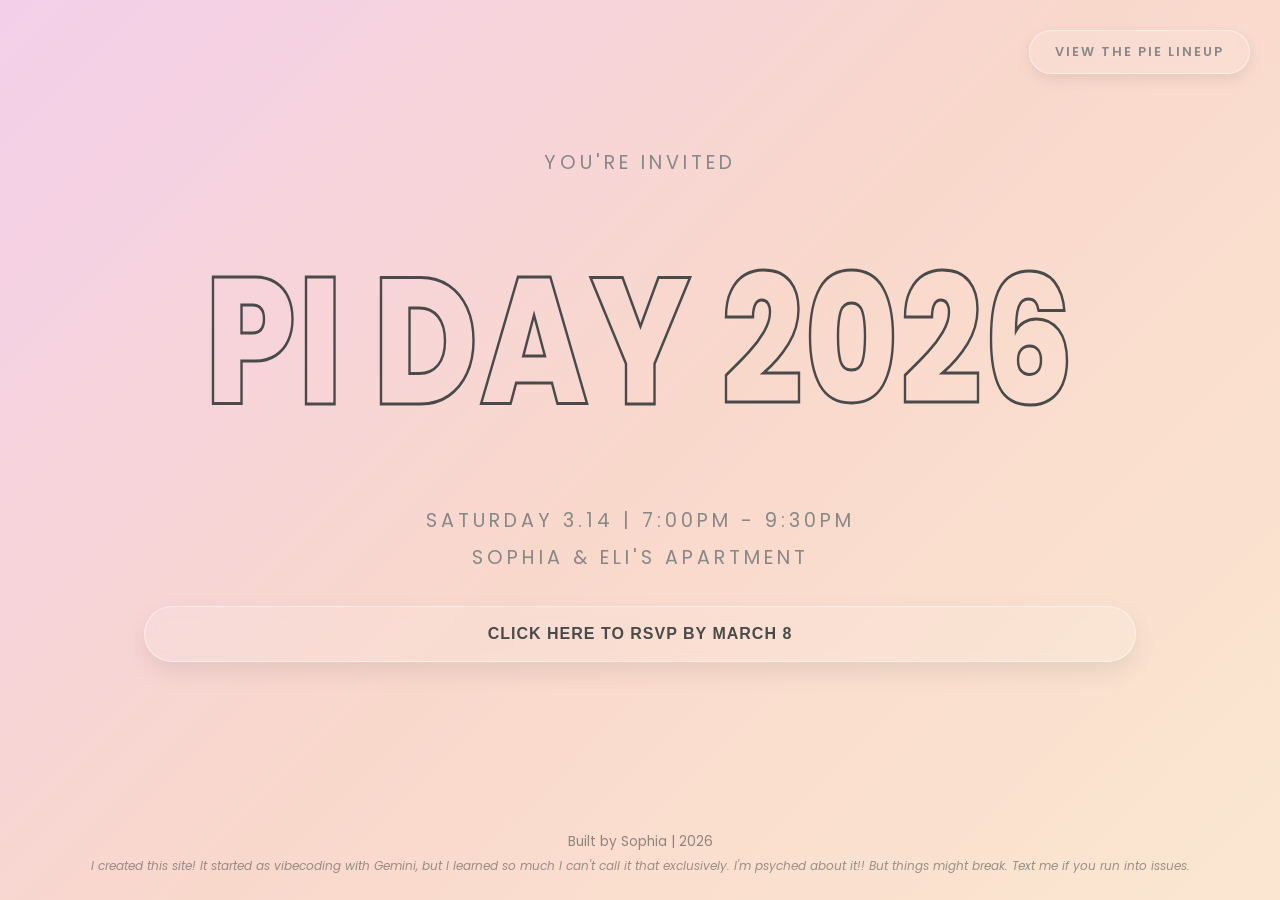
<file: index.html>
<!DOCTYPE html>
<html lang="en">

<head>
    <meta charset="UTF-8">
    <meta name="robots" content="noindex, nofollow">
    <meta name="viewport" content="width=device-width, initial-scale=1.0">
    <title>Pi Day 2026 Invitation</title>
    <link href="https://fonts.googleapis.com/css2?family=Poppins:wght@300;400;600;700&display=swap" rel="stylesheet">
    <link rel="stylesheet" href="style.css">
</head>

<body>
    <nav class="top-nav">
        <a href="pie-info.html" class="nav-button">View the Pie Lineup</a>
    </nav>

    <header class="hero-section">
        <p>You're invited</p>
        <h1>Pi Day 2026</h1>
        <p>Saturday 3.14 | 7:00pm - 9:30pm</p>
        <p>Sophia & Eli's Apartment</p>
        <button class="rsvp-button" id="open-rsvp-btn" onclick="toggleRSVP()">Click here to RSVP by March 8</button>
    </header>


    <div class="container hidden" id="main-form">
        <div class="section">
            <h2>Please RSVP by March 8!</h2>
            <h3>You can still come if you RSVP later, it's to help me plan pies. Event details: show up whenever, chat with friends and strangers, play with my dog Emmi, eat pie. No need to bring anything but yourself (and a friend if you want)!</h3>

            <div class="form-group">
                <label for="name">Who are you?</label>
                <input type="text" id="name" placeholder="Your name" required>
            </div>

            <div class="form-group">
                <label>Are you coming?</label>
                <div class="radio-group">
                    <label class="custom-radio">
                        <input type="radio" name="attending" value="yes">
                        <span class="radio-tile">Yes!</span>
                    </label>
                    <label class="custom-radio">
                        <input type="radio" name="attending" value="maybe">
                        <span class="radio-tile">Still figuring it out.</span>
                    </label>
                    <label class="custom-radio">
                        <input type="radio" name="attending" value="no">
                        <span class="radio-tile">No 😭</span>
                    </label>
                </div>
            </div>

            <div class="form-group">
                <label for="name">Any allergies, or anything else you want me to know?</label>
                <p class="sublabel">
                    Please mention any allergies! If you <em>want</em> to bring a pie, you're welcome to (though we'll have plenty); let me know if you are.
                </p>
                <textarea id="notes" placeholder="Dietary restrictions? Thoughts about pi? Hopes and dreams?"
                    rows="3"></textarea>
            </div>

            <div class="section">
                <h2>Vote For Your Top 3 Pies!</h2>
                <div class="form-group">
                    <p>
                        I'm making pies based on the number of attendees, so not all will necessarily be made! Please vote by tapping your top three pies to rank them (1st, 2nd, and 3rd). Tap a ranked pie to remove it. View details about the pies
                        <a href="pie-info.html">here.</a>
                    </p>
                </div>

                <div id="pie-pool" class="pool-zone">
                    <div class="pie-vote-card" id="sweet-potato-pie">🍠 Sweet Potato Pie</div>
                    <div class="pie-vote-card" id="secret-green-pie">🟢 Secret Green Pie</div>
                    <div class="pie-vote-card" id="berry-pie-bars">🫐🍓 Berry Pie Bars</div>
                    <div class="pie-vote-card" id="key-lime-pie">🍋‍🟩 Key Lime Pie</div>
                    <div class="pie-vote-card" id="nutmeg-maple-cream-pie">🍁Nutmeg Maple Cream Pie</div>
                    <div class="pie-vote-card" id="vegan-chocolate-pudding-pie">🍫 Vegan Chocolate Pudding Pie</div>
                </div>

                <div class="ranking-board">
                    <div class="rank-slot">
                        <span>1st Choice</span>
                        <div id="slot-1" class="drop-zone">
                        </div>
                    </div>
                    <div class="rank-slot">
                        <span>2nd Choice</span>
                        <div id="slot-2" class="drop-zone"></div>
                    </div>
                    <div class="rank-slot">
                        <span>3rd Choice</span>
                        <div id="slot-3" class="drop-zone"></div>
                    </div>
                </div>
            </div>

            <button class="rsvp-button" onclick="submitEverything()">Submit RSVP & Votes</button>
            <div>
                <h3>It'll take a few seconds after you press submit! Please do not refresh until you see the
                    confirmation page.</h3>
            </div>
        </div>
    </div>

    <div class="container hidden" id="results-screen">
        <div class="section" id="results-screen">
            <h2>🎉 Thanks for RSVPing! 🎉</h2>
            <p>Your vote has been cast. You can't edit your response, but you can RSVP again if you made a mistake or want to change something. 🙂</p>
            <div class="button-container">
                <a href="pie-info.html" class="primary-button">View Current Pie Rankings</a>
            </div>
        </div>
    </div>

    <script src="script.js"></script>

    <footer class="site-footer">
        <p>Built by Sophia | 2026</p>
        <p class="disclaimer">I created this site! It started as vibecoding with Gemini,
            but I learned so much I can't call it that exclusively. I'm psyched about it!! But things might
            break. Text me if you run into issues.</p>
    </footer>
</body>

</html>
</file>
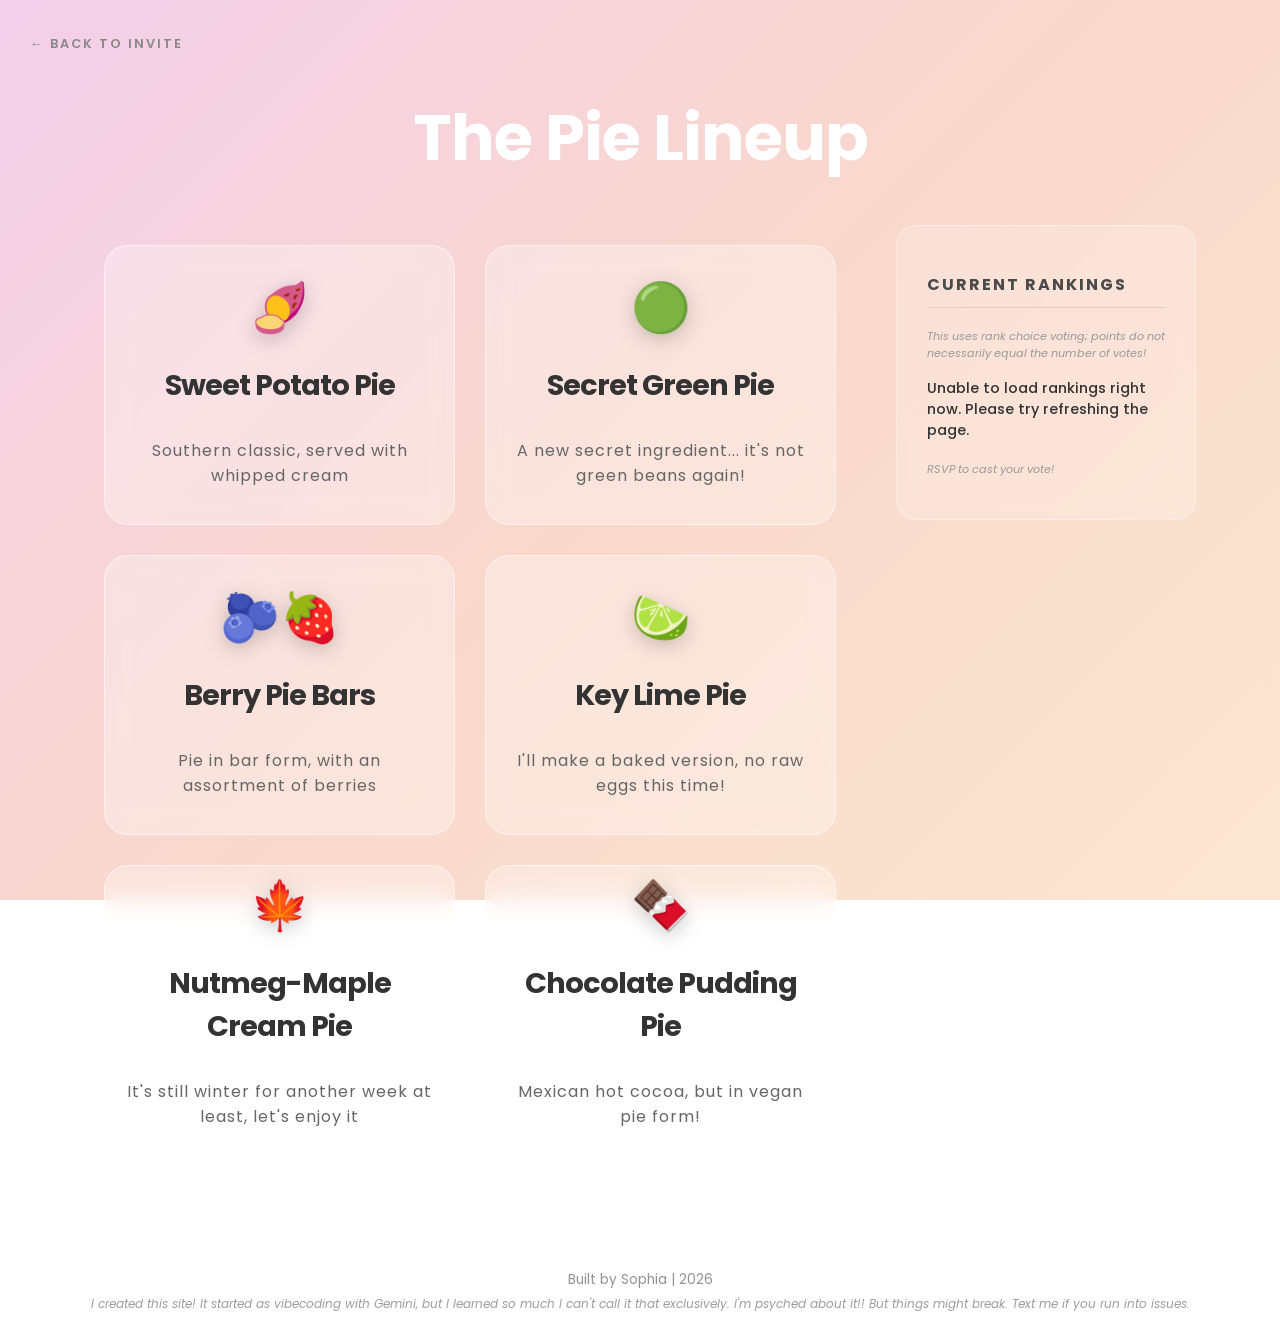
<file: pie-info.html>
<!DOCTYPE html>
<html lang="en">

<head>
    <meta charset="UTF-8">
    <meta name="robots" content="noindex, nofollow">
    <meta name="viewport" content="width=device-width, initial-scale=1.0, maximum-scale=1.0, user-scalable=no">
    <title>Pi Day 2026 Invitation</title>
    <link href="https://fonts.googleapis.com/css2?family=Poppins:wght@300;400;600;700&display=swap" rel="stylesheet">
    <link rel="stylesheet" href="style.css">
</head>

<body>
    <nav class="top-nav nav-left">
        <a href="index.html">← Back to Invite</a>
    </nav>

    <div class="pie-page-wrapper">

        <h1 class="hero-section h1" style="font-size: 4rem; margin-top: -30px; margin-bottom: 0px;">The Pie Lineup</h1>

        <div class="main-content-wrapper">
            <div class="pie-grid">

                <div class="pie-info-card">
                    <div class="card-inner">
                        <div class="card-front">
                            <span class="pie-emoji">🍠</span>
                            <h3>Sweet Potato Pie</h3>
                            <p class="tagline">Southern classic, served with whipped cream</p>
                        </div>
                        <div class="card-back">
                            <h4>Ingredients</h4>
                            <ul>
                                <li>Sweet potatoes</li>
                                <li>Minimal dairy</li>
                                <li>Standard pie crust</li>
                            </ul>
                            <p class="recipe-link">
                                Modified from <a href="https://cooking.nytimes.com/recipes/251-sweet-potato-pie"
                                    target="_blank">NYTimes</a>
                            </p>
                        </div>
                    </div>
                </div>

                <div class="pie-info-card">
                    <div class="card-inner">
                        <div class="card-front">
                            <span class="pie-emoji">🟢</span>
                            <h3>Secret Green Pie</h3>
                            <p class="tagline">A new secret ingredient... it's not green beans again!</p>
                        </div>
                        <div class="card-back">
                            <h4>Ingredients</h4>
                            <ul>
                                <li>Mystery green</li>
                                <li>Contains dairy</li>
                                <li>Standard pie crust</li>
                            </ul>
                            <p class="recipe-link">
                                Modified from <a
                                    href="https://www.verybestbaking.com/libbys/recipes/libby-s-famous-pumpkin-pie/"
                                    target="_blank">Libby's</a>
                            </p>
                        </div>
                    </div>
                </div>

                <div class="pie-info-card">
                    <div class="card-inner">
                        <div class="card-front">
                            <span class="pie-emoji">🫐🍓</span>
                            <h3>Berry Pie Bars</h3>
                            <p class="tagline">Pie in bar form, with an assortment of berries</p>
                        </div>
                        <div class="card-back">
                            <h4>Ingredients</h4>
                            <ul>
                                <li>Berries, type TBD</li>
                                <li>Shortbread crust and crumble</li>
                            </ul>
                            <p class="recipe-link">
                                Modified from <a href="https://cooking.nytimes.com/recipes/1019476-blueberry-pie-bars"
                                    target="_blank">NYTimes</a>
                            </p>
                        </div>
                    </div>
                </div>

                <div class="pie-info-card">
                    <div class="card-inner">
                        <div class="card-front">
                            <span class="pie-emoji">🍋‍🟩</span>
                            <h3>Key Lime Pie</h3>
                            <p class="tagline">I'll make a baked version, no raw eggs this time!</p>
                        </div>
                        <div class="card-back">
                            <h4>Ingredients</h4>
                            <ul>
                                <li>Lime juice</li>
                                <li>Contains dairy</li>
                                <li>Graham cracker crust</li>
                            </ul>
                            <p class="recipe-link">
                                Modified from <a href="https://cooking.nytimes.com/recipes/1014850-frozen-key-lime-pie"
                                    target="_blank">NYTimes</a>
                            </p>
                        </div>
                    </div>
                </div>

                <div class="pie-info-card">
                    <div class="card-inner">
                        <div class="card-front">
                            <span class="pie-emoji">🍁</span>
                            <h3>Nutmeg-Maple Cream Pie</h3>
                            <p class="tagline">It's still winter for another week at least, let's enjoy it</p>
                        </div>
                        <div class="card-back">
                            <h4>Ingredients</h4>
                            <ul>
                                <li>Nutmeg</li>
                                <li>Maple syrup</li>
                                <li>Contains dairy</li>
                                <li>Standard pie crust</li>
                            </ul>
                            <p class="recipe-link">
                                Modified from <a href="https://cooking.nytimes.com/recipes/452-nutmeg-maple-cream-pie"
                                    target="_blank">NYTimes</a>
                            </p>
                        </div>
                    </div>
                </div>

                <div class="pie-info-card">
                    <div class="card-inner">
                        <div class="card-front">
                            <span class="pie-emoji">🍫</span>
                            <h3>Chocolate Pudding Pie</h3>
                            <p class="tagline">Mexican hot cocoa, but in vegan pie form!</p>
                        </div>
                        <div class="card-back">
                            <h4>Ingredients</h4>
                            <ul>
                                <li>Soy</li>
                                <li>Chocolate</li>
                                <li>Chili & cinnamon</li>
                                <li>Graham cracker crust</li>
                            </ul>
                            <p class="recipe-link">
                                Modified from <a
                                    href="https://cooking.nytimes.com/recipes/1017772-vegan-chocolate-pudding-pie"
                                    target="_blank">NYTimes</a>
                            </p>
                        </div>
                    </div>
                </div>
            </div>

            <aside class="leaderboard">
                <h3>Current Rankings</h3>
                <p class="vote-note">This uses rank choice voting; points do not necessarily equal the number of votes!</p>
                <ol id="sidebar-rank-list" class="rank-list">
                    <li><span class="spinner-dark"></span>Loading rankings...</li>
                </ol>
                <p class="vote-note">RSVP to cast your vote!</p>
            </aside>

        </div>

    </div>

    <script src="script.js"></script>
    <script>
        window.onload = () => {
            fetchLeaderboard('sidebar-rank-list'); // Make sure your <ul> has this ID!
        };
    </script>

    <footer class="site-footer">
        <p>Built by Sophia | 2026</p>
        <p class="disclaimer">I created this site! It started as vibecoding with Gemini,
            but I learned so much I can't call it that exclusively. I'm psyched about it!! But things might
            break. Text me if you run into issues.</p>
    </footer>
</body>

</html>
</file>
<file: style.css>
/* public/style.css */
/* This file controls colors, spacing, and layout. Play around with the values! */

* {
    box-sizing: border-box;
}

body {
    margin: 0;
    padding: 0;
    min-height: 100vh; /* Ensures the gradient covers the whole screen */
    background: linear-gradient(135deg, #f3cfea 0%, #f9d8cc 50%, #fbe7d1 100%); /* Creates a diagonal flow from top-left to bottom-right */
    background-attachment: fixed; /* Keeps the background still when you scroll */
    font-family: 'Poppins', sans-serif; /* We will add this font next! */
    color: #4a4a4a;
    display: flex;
    flex-direction: column;
}

h1, h2, h3 {
    font-weight: 700;
    letter-spacing: -1px; /* This "tightens" the letters like in your photo */
    color: #ffffff; /* White text looks great against these soft gradients */
}

.hero-section {
    flex: 1; /* Makes the header fill the available space */
    padding: 40px 20px; /* Reduced padding to prevent overflow, changed from 80 px 20 px*/
    display: flex;
    flex-direction: column;
    align-items: center;
    justify-content: center;
    text-align: center;
}

.hero-section h1 {
    font-size: clamp(4rem, 14vw, 12rem);  /* (Minimum size, Preferred size, Maximum size) */
    font-weight: 800;
    text-transform: uppercase;
    letter-spacing: 2px;
    line-height: 0.9;
    margin: 80px 20px;
    color: transparent; /* Makes the inside empty, giving a "hollow" effect */
    -webkit-text-stroke: 3px #4a4a4a; /* This uses your primary gray color for the outline */
    transform: scaleX(0.8);
}

.hero-section p {
    font-size: 1.2rem;
    text-transform: uppercase;
    letter-spacing: 4px;
    color: #888;
    margin: 5px;
    line-height: 1.4;
}

.container {
    max-width: 90%;
    margin: 40px auto;
    padding: 40px;
    /* Semi-transparent white */
    background: rgba(255, 255, 255, 0.4); 
    /* The secret sauce: blurs whatever is behind the box */
    backdrop-filter: blur(15px); 
    -webkit-backdrop-filter: blur(15px); /* Support for Safari */
    border-radius: 30px; /* Nice big round corners */
    border: 1px solid rgba(255, 255, 255, 0.3); /* Subtle white border */
    box-shadow: 0 8px 32px rgba(0, 0, 0, 0.05);
}

.section {
    margin-bottom: 30px;
    text-align: left;
    padding-bottom: 20px;
}

.section h2 {
    font-weight: 700;
    color: #4a4a4a;
    text-align: center;
    transform: scaleX(0.9);
}

.section h3 {
    font-size: 0.9rem;
    font-weight: 500;
    letter-spacing: normal;
    color: #888;
    text-align: center;
    font-style: italic;
}

#results-screen {
    max-width: 500px;
}


/* --- PIE INFO CARDS --- */

.pie-page-wrapper {
    width: 90%;          /* Uses most of the screen */
    max-width: 1400px;   /* But prevents it from getting TOO stretched on huge monitors */
    margin: 80px auto;   /* Centers it and gives space for your 'Back' button */
}

.pie-grid {
    flex: 1;
    justify-content: center;
    display: grid;  /* This magic line makes cards automatically wrap without you doing anything! */
    grid-template-columns: repeat(auto-fit, minmax(280px, 1fr));
    gap: 30px;
    padding: 20px;
}

/* 1. The Outer Container (defines the 3D space) */
.pie-info-card {
    background: transparent; /* Move background to the faces */
    height: 280px;
    perspective: 1000px; /* Essential for 3D effect depth */
    position: relative;
    box-sizing: border-box;
    touch-action: manipulation;
    -webkit-tap-highlight-color: transparent;
}

/* 2. The "Flipper" (the part that actually spins) */
.card-inner {
    position: relative;
    width: 100%;
    height: 100%;
    transition: transform 0.8s cubic-bezier(0.4, 0, 0.2, 1);
    transform-style: preserve-3d; /* This is the key! */
    box-sizing: border-box;
}

/* 3. The Flip Trigger (spin when the outer card is hovered) */
.pie-info-card:hover .card-inner {
    transform: rotateY(180deg);
}

/* 4. Common Styling for both Front and Back */
.card-front, .card-back {
    position: absolute;
    top: 0;
    left: 0;
    width: 100%;
    height: 100%;
    -webkit-backface-visibility: hidden; /* Hides the back of the face when it's turned away */
    backface-visibility: hidden;
    border-radius: 24px;
    padding: 20px;
    display: flex;
    flex-direction: column;
    justify-content: center;
    align-items: center;
    text-align: center;
    background: rgba(255, 255, 255, 0.3);
    backdrop-filter: blur(12px);
    border: 1px solid rgba(255, 255, 255, 0.5);
    box-sizing: border-box;
}

/* 5. The Back Face (starts already rotated 180 degrees) */
.card-back {
    transform: rotateY(180deg);
    background: rgba(240, 240, 240, 0.8); /* Slightly different tint for the back */
}

.card-back ul{
    text-align: left;
    display: inline-block;
}

.pie-info-card h3 {
    font-size: 1.8rem;
    margin: 15px 0;
    color: #333;
}

.pie-emoji {
    display: inline-block;
    font-size: 3rem;   /* Makes them nice and big */
    margin: 5px;
    filter: drop-shadow(0 5px 10px rgba(0,0,0,0.2)); /* Gives them depth */
    transition: transform 0.3s ease;
    cursor: default;
}

.tagline {
    color: #666;
    font-size: 1rem;
    letter-spacing: 1px;
}

.recipe-link {
    font-size: 0.75rem;
    margin-top: auto; /* Pushes the link to the very bottom of the card */
    color: #888;
}

.recipe-link a {
    color: #4a4a4a;
    text-decoration: none;
    font-weight: 600;
    border-bottom: 1px solid rgba(0, 0, 0, 0.1); /* Subtle underline */
    transition: all 0.2s ease;
}

.recipe-link a:hover {
    color: #000;
    border-bottom: 1px solid #4a4a4a;
}


/* Ensure the form starts hidden */
.hidden {
    display: none;
}

#main-form {
    background: rgba(255, 255, 255, 0.15);
    backdrop-filter: blur(15px);
    border: 1px solid rgba(255, 255, 255, 0.3);
    padding: 40px;
    border-radius: 30px;
    box-shadow: 0 20px 40px rgba(0,0,0,0.1);
    max-width: 800px;
    margin: 40px auto;
}

/* Space out the questions */
.form-group {
    margin-bottom: 30px;
    text-align: left; /* Keeps labels aligned left while form is centered */
}

/* Style the questions (the Labels) */
.form-group label {
    display: block;
    font-weight: 600;
    margin-bottom: 10px;
    color: #4a4a4a;
    font-size: 1.08rem;
}

.sublabel {
    display: block;
    font-size: 0.85rem;
    font-weight: 400;
    margin-top: -5px;
    margin-bottom: 10px;
    color: #888;
}

/* Hide the actual ugly radio dot */
.custom-radio input {
    display: none;
}

/* Create the "Tile" look for radio buttons */
.radio-group {
    display: flex;
    gap: 15px;
}

.radio-tile {
    display: inline-block;
    padding: 12px 25px;
    background: rgba(255, 255, 255, 0.3);
    border: 2px solid rgba(255, 255, 255, 0.5);
    border-radius: 15px;
    cursor: pointer;
    transition: all 0.3s ease;
    font-weight: 500;
}

/* What happens when you hover or click a tile */
.custom-radio input:checked + .radio-tile {
    background: rgba(245, 245, 245, 0.5);
    border-color: #888; /* Your theme color */
    transform: translateY(-2px);
    box-shadow: 0 5px 15px rgba(0,0,0,0.1);
}

input[type="text"], textarea {
    width: 100%;
    background: rgba(255, 255, 255, 0.2);
    border: 1px solid rgba(255, 255, 255, 0.4);
    border-radius: 12px;
    padding: 15px;
    color: #4a4a4a;
    font-size: 1rem;
    margin-bottom: 20px;
    box-sizing: border-box; /* Keeps boxes from stretching too far */
}


.form-group p a {
    color: #dda971; 
    text-decoration: none;    /* Removes the underline */
    font-weight: 600;         /* Makes it slightly bolder */
    border-bottom: 1px solid rgba(221, 169, 113, 0.3); /* A subtle "designed" underline */
    transition: all 0.3s ease;
}

/* Hover effect for the link */
.form-group p a:hover {
    color: #d78a38; 
    border-bottom: 1px solid #dda971;
}

.primary-button {
    display: block;       /* This allows the link to have margins */
    width: fit-content;   /* This keeps the button from stretching across the whole screen */
    margin: 50px auto;    /* The 'auto' magic that centers it horizontally */
    background: rgba(255, 255, 255, 0.1);
    color: #4a4a4a;
    text-decoration: none;
    padding: 15px 40px;
    border-radius: 50px;
    font-weight: bold;
    box-shadow: 0 10px 20px rgba(0,0,0,0.1);
    cursor: pointer;
    transition: all 0.3s ease;
}

.primary-button:hover {
    transform: translateY(-3px);
    box-shadow: 0 15px 35px rgba(0, 0, 0, 0.12);
    background-color: rgba(245, 245, 245, 0.5);
}

.rsvp-button {
    margin-top: 30px;
    width: 80%;
    background: rgba(255, 255, 255, 0.1);
    color: #4a4a4a;
    padding: 18px 45px;
    font-size: 1rem;
    font-weight: 600;
    text-transform: uppercase;
    letter-spacing: 1px;
    border: 1px solid rgba(255, 255, 255, 0.5);
    backdrop-filter: blur(5px);
    border-radius: 100px; /* This creates the 'Pill' shape */
    
    /* The 'Soft UI' Shadow */
    box-shadow: 0 10px 25px rgba(0, 0, 0, 0.08);
    
    cursor: pointer;
    transition: all 0.3s ease;
}

.rsvp-button:hover {
    transform: translateY(-5px); /* Gentle lift */
    box-shadow: 0 15px 35px rgba(0, 0, 0, 0.12);
    background-color: rgba(245, 245, 245, 0.5);
}

.rsvp-button[onclick="submitEverything()"] {
    display: block;      /* Necessary for margin auto to work */
    margin: 30px auto 0; /* 30px on top, Auto on left/right, 0 on bottom */
}

/* Drag and Drop Styles */
.pool-zone {
    display: flex;
    flex-wrap: wrap; /* Allows chips to wrap on mobile */
    gap: 12px;
    min-height: 60px;
    padding: 20px;
    background: rgba(0, 0, 0, 0.05); /* Subtle glass effect */
    border-radius: 15px;
    margin-bottom: 30px;
}

.pie-vote-card {
    padding: 12px 24px;
    background: rgba(245, 245, 245, 0.5);
    border: 1px solid rgba(0,0,0,0.1);
    box-shadow: 0 4px 6px rgba(0,0,0,0.05);
    border-radius: 50px; /* Makes them pill-shaped */
    cursor: pointer;
    font-weight: 600;
    text-align: center;
    transition: transform 0.1s ease, box-shadow 0.1s ease;
    user-select: none; /* Prevents text highlighting while dragging */
    touch-action: manipulation;
    -webkit-tap-highlight-color: transparent;
}

.pie-vote-card:active {
    transform: scale(0.95);
    box-shadow: 0 2px 4px rgba(0,0,0,0.1); /* Squishing the shadow */
}

.ranking-board {
    display: flex;
    flex-direction: column; /* This is the "magic" line that stacks them */
    gap: 15px; /* Adds space between 1st, 2nd, and 3rd */
    max-width: 400px; /* Keeps the slots from getting too wide on desktop */
    margin: 0 auto; /* Centers the whole board */
}

.rank-slot {
    display: flex;
    align-items: center; /* Aligns "1st Choice" vertically with the box */
    gap: 15px;
    text-align: right;
    width: 100%;
}

.rank-slot span {
    min-width: 85px; /* Ensures the text "1st Choice" doesn't wiggle */
    font-weight: bold;
    font-size: 0.9rem;
    color: #555;
}


.drop-zone {
    flex-grow: 1;
    height: 50px; /* Slightly taller for easier dropping */
    border: 2px dashed rgba(0,0,0,0.1);
    border-radius: 50px;
    margin-top: 5px;
    display: flex;
    align-items: center;
    justify-content: center;
    background: rgba(255, 255, 255, 0.4);
}

.drop-zone .pie-vote-card {
    width: 100%;
    margin: 0;
    text-align: center;
    border: none; /* Removes double border when inside a slot */
    background: white; /* Makes the ranked choice "pop" */
}

.hidden {
    display: none;
}



.top-nav {
    position: absolute;
    top: 30px;      /* Distance from top */
    right: 30px;    /* Distance from right */
    z-index: 100;   /* Keeps it above everything else */
}

.top-nav.nav-left {
    right: auto; /* Cancels the right alignment */
    left: 30px;  /* Pins it to the left instead */
}

.top-nav a {
    text-decoration: none;
    color: #888;
    font-weight: 600;
    text-transform: uppercase;
    font-size: 0.8rem;
    letter-spacing: 2px;
    transition: color 0.3s ease;
}

.top-nav a:hover {
    color: #4a4a4a;
}

.nav-button {
    text-decoration: none;
    display: inline-block;
    background: rgba(255, 255, 255, 0.1);
    color: #4a4a4a;
    padding: 12px 25px; /* Slightly smaller than the main RSVP button */
    font-size: 0.85rem;
    font-weight: 600;
    text-transform: uppercase;
    letter-spacing: 1px;
    border: 1px solid rgba(255, 255, 255, 0.5);
    backdrop-filter: blur(5px);
    border-radius: 100px;
    
    /* That same soft shadow for the 'floating' look */
    box-shadow: 0 5px 15px rgba(0, 0, 0, 0.08);

    cursor: pointer;
    transition: all 0.3s ease;
}

.nav-button:hover {
    transform: translateY(-3px);
    box-shadow: 0 8px 20px rgba(0, 0, 0, 0.12);
    background-color: rgba(245, 245, 245, 0.5);
}

.main-content-wrapper {
    display: flex;
    flex-direction: row; /* Force side-by-side */
    justify-content: space-between; /* Push them apart */
    align-items: flex-start;
    width: 100%;
    max-width: 1200px;
    margin: 0 auto; /* Center the whole wrapper on the screen */
    padding: 0 20px;
}

.leaderboard {
    flex: 0 0 300px; /* Sidebar stays exactly 300px wide */
    background: rgba(255, 255, 255, 0.2);
    backdrop-filter: blur(10px);
    border: 1px solid rgba(255, 255, 255, 0.3);
    border-radius: 20px;
    padding: 30px;
    position: sticky; /* Pro move: It stays on screen while you scroll the pies! */
    top: 100px;
    margin-left:40px;
}

.leaderboard h3 {
    text-transform: uppercase;
    letter-spacing: 2px;
    font-size: 1rem;
    margin-bottom: 20px;
    color: #4a4a4a;
    border-bottom: 1px solid rgba(0,0,0,0.1);
    padding-bottom: 10px;
}

.rank-list {
    list-style: none;
    padding: 0;
}

.rank-list li {
    display: flex;
    justify-content: space-between;
    margin-bottom: 15px;
    font-size: 0.9rem;
    font-weight: 500;
    color:#333
}

.vote-count {
    color: #888;
    font-weight: 400;
}

.vote-note {
    font-size: 0.7rem;
    font-style: italic;
    margin-top: 20px;
    color: #999;
}

.site-footer {
    flex-shrink: 0;
    text-align: center;
    padding: 20px 0;
    margin-top: auto;
    color: rgba(74, 74, 74, 0.6); /* Faded gray for subtleness */
    font-size: 0.85rem;
    
    position: relative; /* Ensures it stays in the flow of the document */
    width: 100%;
    background: transparent;
}

.site-footer p {
    margin: 5px 5px;
}

.disclaimer {
    font-style: italic;
    font-size: 0.75rem;
    opacity: 0.9;
}

/* The spinning animation */
@keyframes spin {
    to { transform: rotate(360deg); }
}

.spinner {
    display: inline-block;
    width: 18px;
    height: 18px;
    border: 3px solid rgba(255,255,255,.3);
    border-radius: 50%;
    border-top-color: #fff;
    animation: spin 1s ease-in-out infinite;
    margin-right: 10px;
    vertical-align: middle;
}

.spinner-dark {
    display: inline-block;
    width: 18px;
    height: 18px;
    border: 3px solid rgba(0, 0, 0, 0.1);
    border-radius: 50%;
    border-top-color: #4a4a4a;
    animation: spin 1s ease-in-out infinite;
    margin-right: 10px;
    vertical-align: middle;
}

.loading-state {
    display: flex;
    align-items: center; /* Vertically centers the spinner with the text */
    gap: 10px;           /* Puts a nice 10px space between spinner and text */
    justify-content: flex-start; /* Overrides the 'space-between' to keep them together on the left */
}

/* Styling for the button while it's working */
button:disabled {
    background-color: #ccc !important;
    cursor: not-allowed;
    transform: none !important; /* Removes the hover lift */
    box-shadow: none !important;
}

/* Mobile fix: Stack them vertically if the screen is too narrow */
@media (max-width: 900px) {
    .pie-page-wrapper {
        margin: 10px auto;   /* Centers it and gives space for your 'Back' button */
        align-items: center;
    }

    .main-content-wrapper {
        flex-direction: column-reverse; /* Puts leaderboard at the top or bottom */
        padding: 0 10px; /* Even tighter padding for small screens */
        align-items: center;
    }
    .leaderboard {
        flex: 1 1 auto;
        width: 100%;
        max-width: 500px; /* Keeps it from getting too wide on tablets */
        position: static;
        margin-left: 0;   /* CRUCIAL: Remove the desktop margin on mobile */
        margin-bottom: 40px; /* Add space between the leaderboard and pies instead */
    }
}

@media (max-width: 600px) {
    .top-nav {
        position: relative; /* Puts it back in the center stack */
        top: 20px;
        right: 0;
        margin-bottom: 40px;
    }

    body {
        padding: 10px; /* Give more breathing room */
    }

    .container {
        width: 100%; /* Use the full width of the phone */
        box-shadow: none; /* Optional: remove shadows to look cleaner on mobile */
    }

    h1 {
        font-size: 1.8rem; /* Shrink the title so it doesn't wrap weirdly */
    }

    /* Make buttons bigger and easier to tap with a thumb */
    button, .pie-vote-card {
        padding: 15px;
        margin-bottom: 10px;
        font-size: 1.1rem;
    }
}
</file>
